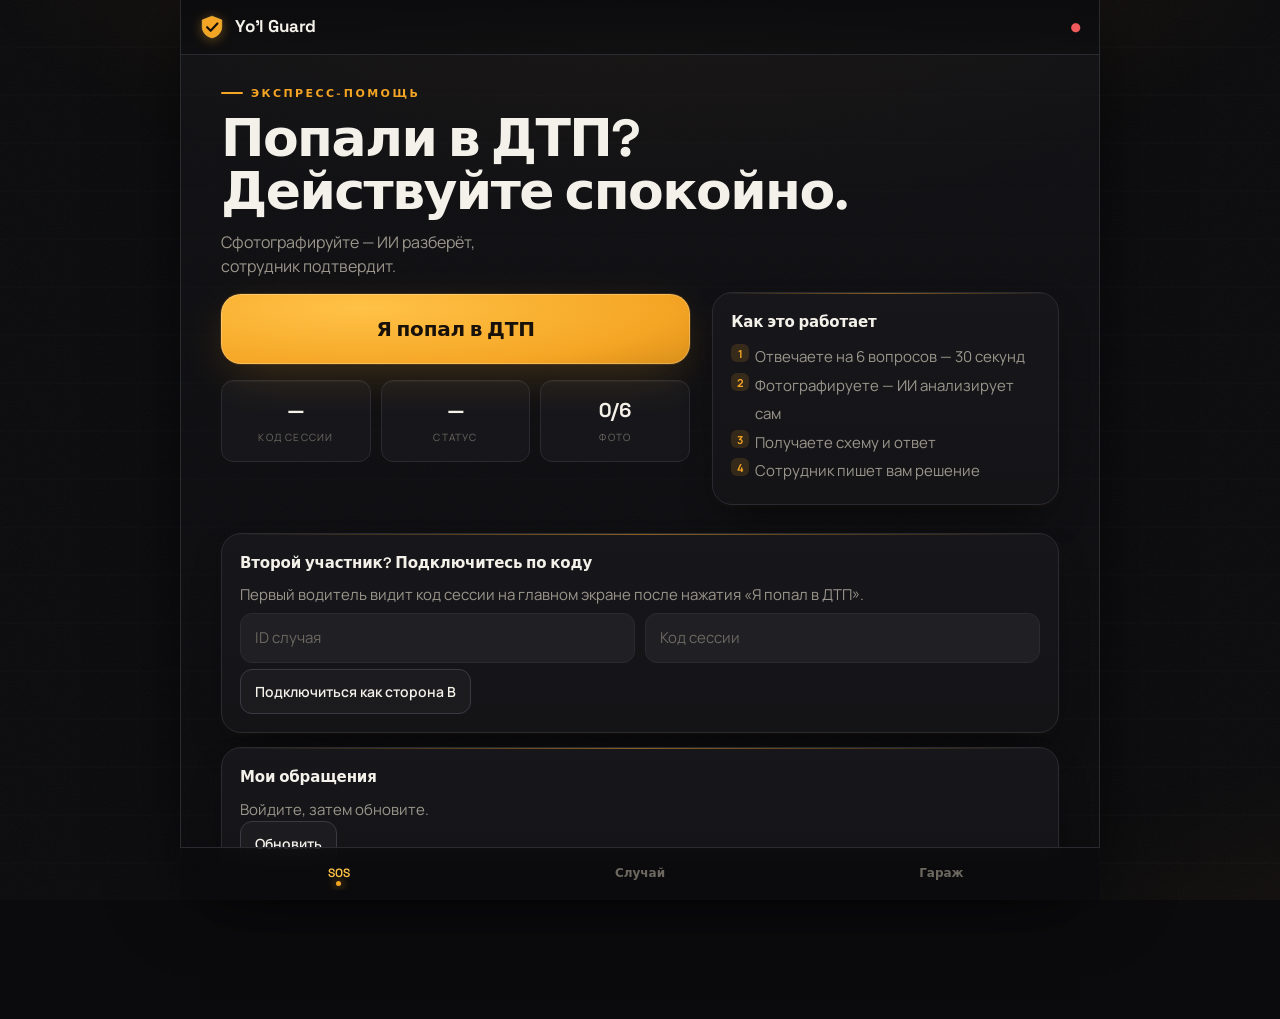
<file: frontend/index.html>
<!doctype html>
<html lang="ru">
<head>
<meta charset="utf-8"/>
<meta name="viewport" content="width=device-width,initial-scale=1,viewport-fit=cover"/>
<meta name="theme-color" content="#0b0b0d"/>
<meta name="description" content="Yo'l Guard — ассистент при ДТП: фото, разбор ИИ, Европротокол."/>
<title>Yo'l Guard — ассистент при ДТП</title>
<link rel="manifest" href="manifest.json"/>
<link rel="apple-touch-icon" href="icons/icon-180.png"/>
<link rel="preconnect" href="https://fonts.googleapis.com"/>
<link rel="preconnect" href="https://fonts.gstatic.com" crossorigin/>
<link rel="stylesheet" href="styles.css"/>
</head>
<body>
<div class="phone">
  <header class="topbar">
    <div class="brand">
      <svg class="shield" viewBox="0 0 48 48" fill="none" aria-hidden="true">
        <path d="M24 4 42 11v12c0 11-7.6 18.6-18 21C13.6 41.6 6 34 6 23V11L24 4Z" fill="#f5a524"/>
        <path d="M24 4 42 11v12c0 11-7.6 18.6-18 21C13.6 41.6 6 34 6 23V11L24 4Z" stroke="#ffc247" stroke-width="1.2"/>
        <path d="M15 24.5 21.5 31 34 17.5" stroke="#17110a" stroke-width="4" stroke-linecap="round" stroke-linejoin="round"/>
      </svg>
      <span>Yo'l Guard</span>
    </div>
    <div class="net" id="netDot" role="status" aria-live="polite" aria-label="Нет связи с сервером" title="Связь с сервером">●</div>
  </header>

  <main id="screens">
    <!-- HOME / SOS -->
    <section class="screen active" id="scr-home">
      <p class="kicker">Экспресс-помощь</p>
      <h1>Попали в ДТП?<br/>Действуйте спокойно.</h1>
      <p class="sub">Сфотографируйте — ИИ разберёт, сотрудник подтвердит.</p>
      <div class="desk">
      <div>
      <button class="sos" id="btnSos">Я попал в ДТП</button>
      <div class="row2">
        <div class="stat"><b id="stCode">—</b><span>код сессии</span></div>
        <div class="stat"><b id="stStatus">—</b><span>статус</span></div>
        <div class="stat"><b id="stComp">—</b><span>фото</span></div>
      </div>
      </div>
      <div class="card">
        <h3>Как это работает</h3>
        <ol class="steps">
          <li>Отвечаете на 6 вопросов — 30 секунд</li>
          <li>Фотографируете — ИИ анализирует сам</li>
          <li>Получаете схему и ответ</li>
          <li>Сотрудник пишет вам решение</li>
        </ol>
      </div>
      </div>
      <div class="card">
        <h3>Второй участник? Подключитесь по коду</h3>
        <p class="hint">Первый водитель видит код сессии на главном экране после нажатия «Я попал в ДТП».</p>
        <div class="frow">
          <input id="joinId" placeholder="ID случая" inputmode="numeric"/>
          <input id="joinCode" placeholder="Код сессии" autocapitalize="characters"/>
        </div>
        <button class="ghost" id="btnJoin">Подключиться как сторона B</button>
      </div>
      <div class="card">
        <h3 id="mineH">Мои обращения</h3>
        <div id="mineList"><p class="hint" id="mineEmpty">Войдите, затем обновите.</p></div>
        <button class="ghost" id="btnMine">Обновить</button>
      </div>
    </section>

    <!-- WIZARD -->
    <section class="screen" id="scr-case">
      <p class="kicker">Шаг <span id="wStep">1</span> из 4</p>
      <h2 id="wTitle">Проверка eligibility</h2>
      <div class="wpage active" id="w1">
        <label class="check"><input type="checkbox" id="cInj"/><span>Есть пострадавшие</span></label>
        <label class="check"><input type="checkbox" id="cPed"/><span>Участвует пешеход</span></label>
        <label class="check"><input type="checkbox" id="cResp" checked/><span>Один водитель признал вину</span></label>
        <label class="check"><input type="checkbox" id="cDocs" checked/><span>Страховка и документы у обоих в порядке</span></label>
        <label class="check"><input type="checkbox" id="cSober" checked/><span>Оба трезвы</span></label>
        <label class="check"><input type="checkbox" id="cAgreed" checked/><span>Согласны по списку повреждений</span></label>
        <label class="fine" for="cInjCount">Сколько пострадавших (0 — нет)</label>
        <input type="number" id="cInjCount" min="0" max="50" value="0" inputmode="numeric"/>
        <label class="fine" for="cImpact">По какой части пришёлся удар</label>
        <select id="cImpact">
          <option value="">— не указано —</option>
          <option>Передний бампер</option>
          <option>Задний бампер</option>
          <option>Левый бок</option>
          <option>Правый бок</option>
          <option>Капот / перёд</option>
          <option>Багажник / зад</option>
          <option>Крыша</option>
          <option>Несколько зон</option>
        </select>
        <label class="fine" for="cComment">Комментарий (необязательно)</label>
        <input type="text" id="cComment" maxlength="1000" placeholder="Напр.: выехал с второстепенной…"/>
        <button class="primary" id="btnTriage">Проверить</button>
        <div class="verdict" id="triageOut">Пока не проверено</div>
      </div>
      <div class="wpage" id="w2">
        <div class="progress" role="progressbar" aria-label="Прогресс фотофиксации" aria-valuemin="0" aria-valuemax="6" aria-valuenow="0"><i id="evBar"></i></div>
        <p class="hint" id="evHint">Добавьте 6 фото по списку</p>
        <div class="chips" id="evChips"></div>
        <label class="camera" for="camInput">Сфотографировать</label>
        <input type="file" id="camInput" accept="image/*" capture="environment" hidden/>
        <div class="thumbs" id="thumbs"></div>
        <p class="fine" id="evQueue" aria-live="polite"></p>
        <div class="frow">
          <label class="camera ghost" for="vidInput" style="text-align:center">🎥 Видео места</label>
          <button class="ghost" id="btnRec">🎙 Голосовая заметка</button>
        </div>
        <input type="file" id="vidInput" accept="video/*" capture="environment" hidden/>
        <div class="frow">
          <select id="evKind">
            <option value="scene_overview">Общий план места</option>
            <option value="both_vehicles">Оба авто в кадре</option>
            <option value="plate_a">Номер авто A</option>
            <option value="plate_b">Номер авто B</option>
            <option value="road_marking">Разметка и знаки</option>
            <option value="damage_close">Повреждение крупно</option>
          </select>
          <button class="ghost" id="btnEv" title="Только для демо без камеры: настоящие фото — через «Сфотографировать»">Демо-метка (без фото)</button>
        </div>
      </div>
      <div class="wpage" id="w3">
        <div id="aiBox" class="svgbox" role="status" aria-live="polite">ИИ анализирует фото...</div>
        <button class="ghost small" id="aiRetry" style="display:none">Повторить анализ</button>
        <div class="verdict" id="aiText" style="display:none"></div>
        <div id="svgBox" class="svgbox">Ваш черновик схемы</div>
        <button class="ghost" id="btnDiagram">Собрать черновик схемы</button>
        <p class="fine">Черновик. Факт подтверждаете вы и специалист.</p>
        <button class="ghost" id="btnConfirm">Я подтверждаю схему</button>
      </div>
      <div class="wpage" id="w4">
        <h3>Ответ сотрудника</h3>
        <div id="msgList"><p class="hint">Пока тихо. Ответ появится здесь.</p></div>
        <div class="qreplies">
          <button class="ghost" id="btnAck">Понял, жду</button>
          <button class="ghost" id="btnHelp">Нужна помощь</button>
        </div>
        <p class="fine">Пакет для страховой собирает сотрудник в рабочей панели — он придёт следующим сообщением.</p>
      </div>
      <div class="wpager">
        <button class="ghost" id="wPrev">Назад</button>
        <button class="ghost" id="wNext">Далее</button>
      </div>
    </section>

    <!-- GARAGE -->
    <section class="screen" id="scr-garage">
      <p class="kicker">Мой автомобиль</p>
      <h2>Гараж</h2>
      <div class="card">
        <input id="gPlate" placeholder="Госномер · 01A777AA"/>
        <div class="frow">
          <input id="gMake" placeholder="Марка"/>
          <input id="gModel" placeholder="Модель"/>
        </div>
        <button class="primary" id="btnVehicle">Сохранить авто</button>
        <pre id="vehOut">—</pre>
      </div>
      <div class="card">
        <h3>Сервер API</h3>
        <input id="gApi" placeholder="http://127.0.0.1:8002/api/v1"/>
        <button class="ghost" id="btnApi">Сохранить адрес</button>
      </div>
      <div class="card">
        <h3>Вход</h3>
        <input id="gPhone" placeholder="+99890…" autocomplete="tel"/>
        <input id="gPw" type="password" placeholder="Пароль" autocomplete="current-password"/>
        <button class="ghost" id="btnLogin">Войти</button>
      </div>
      <div class="card">
        <h3>Уведомления</h3>
        <p class="hint">Push о вердикте и сообщениях вместо опроса. Нужны HTTPS или localhost.</p>
        <p class="fine" id="pushState" aria-live="polite"></p>
        <button class="ghost" id="btnPush">Включить уведомления</button>
      </div>
      <div class="card">
        <h3>Язык / Til / Language</h3>
        <div class="frow">
          <button class="ghost langBtn" data-lang="ru">Русский</button>
          <button class="ghost langBtn" data-lang="uz">O‘zbek</button>
          <button class="ghost langBtn" data-lang="en">English</button>
        </div>
      </div>
    </section>
  </main>

  <nav class="tabbar" role="tablist" aria-label="Разделы">
    <button class="tab active" role="tab" aria-selected="true" data-s="scr-home">SOS</button>
    <button class="tab" role="tab" aria-selected="false" data-s="scr-case">Случай</button>
    <button class="tab" role="tab" aria-selected="false" data-s="scr-garage">Гараж</button>
  </nav>
</div>
<div id="toast" role="status" aria-live="polite"></div>
<script src="app.js" defer></script>
<script src="i18n.js" defer></script>
<script src="ui.js" defer></script>
</body>
</html>
</file>
<file: frontend/styles.css>
/* ============================================================
   Yo'l Guard — road-night design system
   Warm off-black asphalt · single amber accent · zero AI-gradient
   Pure CSS/JS. All IDs/classes used by app.js are preserved.
   ============================================================ */
@import url('https://fonts.googleapis.com/css2?family=Space+Grotesk:wght@500;600;700&family=Manrope:wght@400;500;600;700&display=swap');

:root{
  --bg:#0b0b0d; --bg-2:#141417; --surface:#17171b; --surface-2:#1f1f24;
  --line:#2a2a31; --line-2:#3a3a42;
  --text:#f4f1ea; --muted:#9b968c; --faint:#6c6860;
  --accent:#f5a524; --accent-hi:#ffc247; --accent-deep:#b9770f; --accent-ink:#17110a;
  --ok:#38c99a; --bad:#ef5a5a;
  --radius:20px; --radius-sm:12px;
  --font-d:"Space Grotesk",system-ui,sans-serif;
  --font-b:"Manrope",system-ui,-apple-system,"Segoe UI",sans-serif;
  --shadow:0 18px 40px -18px rgba(0,0,0,.8),0 3px 10px -4px rgba(245,165,36,.10);
  --glow:0 0 0 1px rgba(245,165,36,.14),0 14px 50px -12px rgba(245,165,36,.28);
  --ease:cubic-bezier(.16,1,.3,1);
}
*{box-sizing:border-box;margin:0}
html,body{height:100%}
body{
  background:var(--bg);color:var(--text);
  font-family:var(--font-b);font-size:15px;line-height:1.5;
  -webkit-font-smoothing:antialiased;text-rendering:optimizeLegibility;
  display:flex;justify-content:center;min-height:100dvh;overflow-x:hidden;
}
/* grain + ambient road-night light, no blue/purple */
body::before{
  content:"";position:fixed;inset:0;z-index:0;pointer-events:none;
  background:
    radial-gradient(90% 55% at 50% -8%,rgba(245,165,36,.10),transparent 60%),
    radial-gradient(70% 50% at 110% 110%,rgba(245,165,36,.05),transparent 55%),
    repeating-linear-gradient(180deg,transparent 0 46px,rgba(255,255,255,.012) 46px 48px);
}
body::after{
  content:"";position:fixed;inset:0;z-index:0;pointer-events:none;opacity:.045;
  background-image:url("data:image/svg+xml,%3Csvg xmlns='http://www.w3.org/2000/svg' width='140' height='140'%3E%3Cfilter id='n'%3E%3CfeTurbulence type='fractalNoise' baseFrequency='.9' numOctaves='2'/%3E%3C/filter%3E%3Crect width='100%25' height='100%25' filter='url(%23n)'/%3E%3C/svg%3E");
}
::selection{background:rgba(245,165,36,.3);color:#fff}
::-webkit-scrollbar{width:10px;height:10px}
::-webkit-scrollbar-thumb{background:var(--line-2);border-radius:99px;border:3px solid var(--bg)}

.phone{
  position:relative;z-index:1;width:100%;max-width:460px;min-height:100dvh;
  display:flex;flex-direction:column;
  background:linear-gradient(180deg,rgba(23,23,27,.6),rgba(11,11,13,.2));
  border-inline:1px solid var(--line);
  box-shadow:0 0 80px -20px rgba(0,0,0,.9);
}
.topbar{
  position:sticky;top:0;z-index:20;display:flex;justify-content:space-between;align-items:center;
  padding:14px 18px;height:62px;
  background:linear-gradient(180deg,rgba(11,11,13,.92),rgba(11,11,13,.55));
  backdrop-filter:blur(14px);-webkit-backdrop-filter:blur(14px);
  border-bottom:1px solid var(--line);
}
.brand{display:flex;gap:10px;align-items:center;font-family:var(--font-d);font-weight:700;font-size:17px;letter-spacing:-.01em}
.brand .shield{width:26px;height:26px;filter:drop-shadow(0 2px 6px rgba(245,165,36,.4))}
.mark{display:none}
.net{font-size:12px;color:var(--bad);transition:color .4s}
.net.on{color:var(--ok)}
.net.on::after{content:"";position:absolute;width:10px;height:10px;margin:-11px 0 0 -14px;border-radius:99px;background:var(--ok);opacity:.5;animation:ping 1.8s var(--ease) infinite}
@keyframes ping{0%{transform:scale(1);opacity:.5}70%,100%{transform:scale(3.4);opacity:0}}

main{flex:1;padding:8px 18px 110px;position:relative}
.screen{display:none}
.screen.active{display:block}
.screen.active>*{opacity:0;animation:rise .55s var(--ease) forwards}
.screen.active>*:nth-child(1){animation-delay:.02s}
.screen.active>*:nth-child(2){animation-delay:.07s}
.screen.active>*:nth-child(3){animation-delay:.12s}
.screen.active>*:nth-child(4){animation-delay:.17s}
.screen.active>*:nth-child(5){animation-delay:.22s}
.screen.active>*:nth-child(n+6){animation-delay:.27s}
@keyframes rise{from{opacity:0;transform:translateY(16px)}to{opacity:1;transform:none}}

/* ---------- typography ---------- */
.kicker{font-family:var(--font-d);color:var(--accent);font-size:11px;font-weight:600;
  letter-spacing:.22em;text-transform:uppercase;margin:18px 0 10px;display:flex;align-items:center;gap:8px}
.kicker::before{content:"";width:22px;height:2px;background:var(--accent);border-radius:2px}
h1{font-family:var(--font-d);font-size:38px;line-height:1.02;letter-spacing:-.03em;font-weight:700;margin-bottom:12px;text-wrap:balance}
h2{font-family:var(--font-d);font-size:28px;line-height:1.08;letter-spacing:-.02em;font-weight:700;margin-bottom:10px}
h3{font-family:var(--font-d);font-size:15px;font-weight:600;letter-spacing:-.01em;margin-bottom:10px}
.sub{color:var(--muted);font-size:16px;max-width:34ch;text-wrap:pretty}
.hint,.fine{color:var(--muted);line-height:1.5}
.fine{font-size:12px;display:block;margin:12px 0 2px;color:var(--faint)}
b,strong{font-weight:700}

/* ---------- SOS ---------- */
.sos{
  position:relative;width:100%;padding:22px;margin:16px 0;border:0;cursor:pointer;
  border-radius:var(--radius);font-family:var(--font-d);font-size:20px;font-weight:700;letter-spacing:-.01em;
  color:var(--accent-ink);
  background:radial-gradient(120% 160% at 30% 20%,var(--accent-hi),var(--accent) 55%,var(--accent-deep));
  box-shadow:var(--glow);transition:transform .18s var(--ease),box-shadow .3s}
.sos::after{content:"";position:absolute;inset:0;border-radius:inherit;border:1px solid rgba(255,255,255,.25);
  box-shadow:0 0 0 0 rgba(245,165,36,.5);animation:sospulse 2.6s var(--ease) infinite}
@keyframes sospulse{0%{box-shadow:0 0 0 0 rgba(245,165,36,.45)}70%,100%{box-shadow:0 0 0 22px rgba(245,165,36,0)}}
.sos:hover{transform:translateY(-2px)}
.sos:active{transform:scale(.97)}

/* ---------- stat tiles ---------- */
.row2{display:grid;grid-template-columns:repeat(3,1fr);gap:10px;margin-bottom:14px}
.stat{background:var(--surface);border:1px solid var(--line);border-radius:var(--radius-sm);
  padding:14px 10px;text-align:center;box-shadow:inset 0 1px 0 rgba(255,255,255,.04);transition:transform .2s var(--ease),border-color .2s}
.stat:hover{transform:translateY(-2px);border-color:var(--line-2)}
.stat b{display:block;font-family:var(--font-d);font-size:20px;font-weight:700;font-variant-numeric:tabular-nums}
.stat span{color:var(--faint);font-size:10px;text-transform:uppercase;letter-spacing:.12em}

/* ---------- cards ---------- */
.card{position:relative;background:linear-gradient(180deg,var(--surface),var(--bg-2));
  border:1px solid var(--line);border-radius:var(--radius);padding:18px;margin:14px 0;
  box-shadow:var(--shadow);overflow:hidden}
.card::before{content:"";position:absolute;inset:0 0 auto 0;height:1px;
  background:linear-gradient(90deg,transparent,rgba(245,165,36,.5),transparent)}
.steps{margin:0;padding-left:20px;color:var(--muted);line-height:1.9;counter-reset:s;list-style:none}
.steps li{position:relative;padding-left:4px}
.steps li::before{counter-increment:s;content:counter(s);position:absolute;left:-20px;top:1px;
  width:18px;height:18px;border-radius:6px;background:rgba(245,165,36,.14);color:var(--accent);
  font-size:11px;font-weight:700;display:grid;place-items:center}

/* ---------- buttons ---------- */
.primary{width:100%;padding:15px;border:0;border-radius:14px;cursor:pointer;margin-top:12px;
  font-family:var(--font-d);font-weight:700;font-size:15px;color:var(--accent-ink);
  background:linear-gradient(180deg,var(--accent-hi),var(--accent));
  box-shadow:0 10px 24px -10px rgba(245,165,36,.6);transition:transform .16s var(--ease),box-shadow .25s,filter .2s}
.primary:hover{filter:brightness(1.05);box-shadow:0 14px 30px -10px rgba(245,165,36,.75)}
.primary:active{transform:scale(.98)}
.ghost{background:rgba(255,255,255,.03);border:1px solid var(--line-2);color:var(--text);
  border-radius:12px;padding:12px 14px;cursor:pointer;font-family:var(--font-b);font-weight:600;font-size:14px;
  transition:background .2s,border-color .2s,transform .16s var(--ease)}
.ghost:hover{background:rgba(245,165,36,.08);border-color:var(--accent)}
.ghost:active{transform:scale(.97)}
.ghost.small{padding:8px 10px;font-size:13px;color:var(--muted);flex:0 0 auto}
.primary.alt{background:rgba(245,165,36,.1);color:var(--accent-hi);border:1px solid var(--accent);box-shadow:none}
button:focus-visible,input:focus-visible,select:focus-visible,a:focus-visible{outline:2px solid var(--accent);outline-offset:2px}

/* ---------- inputs ---------- */
input,select{width:100%;background:var(--surface-2);border:1px solid var(--line);color:var(--text);
  border-radius:12px;padding:13px 14px;margin:6px 0;font:inherit;transition:border-color .2s,box-shadow .2s}
input::placeholder{color:var(--faint)}
input:focus,select:focus{outline:none;border-color:var(--accent);box-shadow:0 0 0 3px rgba(245,165,36,.14)}
.frow{display:flex;gap:10px}
.frow>*{flex:1;min-width:0}

/* ---------- custom check rows ---------- */
.check{display:flex;gap:12px;align-items:center;background:var(--surface);border:1px solid var(--line);
  border-radius:14px;padding:13px 14px;margin:9px 0;cursor:pointer;transition:border-color .2s,background .2s;user-select:none}
.check:hover{border-color:var(--line-2)}
.check:has(input:checked){border-color:var(--accent);background:rgba(245,165,36,.07)}
.check input{appearance:none;-webkit-appearance:none;width:22px;height:22px;flex:0 0 auto;margin:0;
  border:2px solid var(--line-2);border-radius:7px;cursor:pointer;position:relative;transition:border-color .2s,background .2s}
.check input:checked{background:var(--accent);border-color:var(--accent)}
.check input:checked::after{content:"";position:absolute;left:6px;top:2px;width:5px;height:10px;
  border:solid var(--accent-ink);border-width:0 2.5px 2.5px 0;transform:rotate(45deg)}
.check span{font-size:14px}

/* ---------- wizard ---------- */
.wpage{display:none}
.wpage.active{display:block;animation:rise .5s var(--ease) forwards}
.wpager{display:flex;gap:10px;margin-top:18px}
.wpager .ghost{flex:1}
.progress{height:8px;background:var(--surface-2);border-radius:99px;overflow:hidden;margin:10px 0;border:1px solid var(--line)}
.progress i{display:block;height:100%;width:0;border-radius:99px;
  background:linear-gradient(90deg,var(--accent-deep),var(--accent-hi));transition:width .6s var(--ease);
  box-shadow:0 0 12px rgba(245,165,36,.6)}

/* ---------- chips (evidence checklist) ---------- */
.chips{display:flex;flex-wrap:wrap;gap:7px;margin:10px 0}
.chip{font-size:12px;font-weight:600;padding:7px 12px;border-radius:10px;border:1px solid var(--line-2);
  color:var(--muted);display:inline-flex;align-items:center;gap:6px;transition:all .25s var(--ease)}
.chip::before{content:"";width:6px;height:6px;border-radius:99px;background:var(--faint);transition:all .25s}
.chip.done{border-color:var(--ok);color:var(--ok);background:rgba(56,201,154,.08)}
.chip.done::before{background:var(--ok);box-shadow:0 0 8px var(--ok)}

/* ---------- camera + thumbs ---------- */
.camera{display:block;text-align:center;padding:22px;border-radius:14px;cursor:pointer;margin:10px 0;
  background:rgba(245,165,36,.05);border:1.5px dashed var(--accent);color:var(--accent-hi);
  font-family:var(--font-d);font-weight:600;transition:background .2s,transform .16s var(--ease)}
.camera:hover{background:rgba(245,165,36,.12)}
.camera:active{transform:scale(.98)}
.thumbs{display:flex;gap:8px;flex-wrap:wrap;margin:10px 0}
.thumbs a{line-height:0}
.thumbs img{width:76px;height:76px;object-fit:cover;border-radius:12px;border:1px solid var(--line-2);
  transition:transform .2s var(--ease),border-color .2s}
.thumbs img:hover{transform:scale(1.06);border-color:var(--accent)}

/* ---------- verdict / AI ---------- */
.verdict{position:relative;margin:12px 0;padding:14px 14px 14px 18px;border-radius:14px;line-height:1.55;
  background:var(--surface);border:1px solid var(--line)}
.verdict::before{content:"";position:absolute;left:0;top:10px;bottom:10px;width:4px;border-radius:4px;background:var(--muted)}
.verdict.green::before{background:var(--ok)} .verdict.green{border-color:rgba(56,201,154,.4)}
.verdict.red::before{background:var(--bad)} .verdict.red{border-color:rgba(239,90,90,.4)}
.svgbox{background:#0e0e11;border:1px solid var(--line);border-radius:14px;min-height:160px;
  display:flex;align-items:center;justify-content:center;color:var(--faint);overflow:hidden;margin:10px 0;padding:8px}
.svgbox svg{width:100%;height:auto}
.ai-svg{background:#0e0e11;border:1px solid var(--line);border-radius:14px;padding:8px;margin:10px 0;overflow:hidden}
.ai-svg svg{width:100%;height:auto;display:block}
.ai-desc{line-height:1.6;white-space:pre-wrap}
.ai-actions{margin:8px 0;padding-left:18px;line-height:1.7}

/* ---------- messages ---------- */
.msg{position:relative;background:var(--surface);border:1px solid var(--line);border-radius:14px;
  padding:11px 13px;margin:8px 0;line-height:1.5;animation:rise .4s var(--ease)}
.msg small{color:var(--faint);font-size:11px}
.msg.mine{border-color:var(--accent);background:rgba(245,165,36,.06)}
.qreplies{display:flex;gap:10px;margin-top:10px}
.qreplies .ghost{flex:1}
pre{background:#0a0a0c;border:1px solid var(--line);border-radius:12px;padding:12px;overflow:auto;
  font-size:12px;line-height:1.5;color:var(--muted);font-family:ui-monospace,"SF Mono",monospace}

/* ---------- admin ---------- */
.badge{display:inline-flex;align-items:center;font-size:10px;font-weight:800;padding:3px 9px;border-radius:7px;
  margin-right:6px;text-transform:uppercase;letter-spacing:.08em}
.badge.red{background:rgba(239,90,90,.16);color:#ff9a9a}
.badge.green{background:rgba(56,201,154,.16);color:#5fe0b6}
.badge.yellow{background:rgba(245,165,36,.16);color:var(--accent-hi)}
.arow{display:block;width:100%;text-align:left;background:var(--surface);border:1px solid var(--line);
  border-left:3px solid var(--line-2);border-radius:12px;padding:12px 14px;margin:9px 0;cursor:pointer;color:var(--text);
  transition:border-color .2s,transform .16s var(--ease),background .2s}
.arow:hover{background:var(--surface-2);transform:translateX(3px)}
.verdict-row{flex-wrap:wrap;margin-top:12px}
.verdict-row .primary{width:auto;flex:1;min-width:150px;margin-top:0}

/* ---------- tabbar ---------- */
.tabbar{position:fixed;bottom:0;left:50%;transform:translateX(-50%);width:100%;max-width:460px;z-index:30;
  display:grid;grid-template-columns:repeat(3,1fr);gap:4px;padding:8px 10px calc(10px + env(safe-area-inset-bottom));
  background:linear-gradient(0deg,var(--bg) 55%,rgba(11,11,13,.75));backdrop-filter:blur(16px);
  -webkit-backdrop-filter:blur(16px);border-top:1px solid var(--line)}
.tab{position:relative;background:none;border:0;cursor:pointer;color:var(--faint);font-family:var(--font-d);
  font-weight:600;font-size:12px;padding:9px 6px;border-radius:12px;transition:color .25s;overflow:hidden}
.tab::before{content:"";position:absolute;inset:auto 0 4px;margin:auto;width:5px;height:5px;border-radius:99px;
  background:var(--accent);opacity:0;transform:translateY(6px);transition:all .3s var(--ease)}
.tab.active{color:var(--accent-hi)}
.tab.active::before{opacity:1;transform:none;box-shadow:0 0 10px var(--accent)}
.tab:active{transform:scale(.94)}

/* ---------- reveal (ui.js) ---------- */
.reveal{opacity:0;transform:translateY(14px);transition:opacity .6s var(--ease),transform .6s var(--ease)}
.reveal.in{opacity:1;transform:none}

/* ---------- toast ---------- */
#toast{position:fixed;left:50%;bottom:calc(84px + env(safe-area-inset-bottom));transform:translateX(-50%) translateY(16px);
  max-width:min(420px,92vw);z-index:100;background:#232329;border:1px solid var(--line-2);color:var(--text);
  border-radius:14px;padding:12px 16px;font-size:14px;line-height:1.45;opacity:0;pointer-events:none;
  transition:opacity .3s var(--ease),transform .3s var(--ease);box-shadow:0 18px 40px -12px rgba(0,0,0,.85)}
#toast.show{opacity:1;transform:translateX(-50%)}

/* ---------- admin stats / filters / pager ---------- */
.stats{display:grid;grid-template-columns:repeat(3,1fr)}
.filters{margin:10px 0}
.filters select,.filters input{font-size:13px;padding:10px 12px}
.pager{margin:12px 0}
.skel{height:64px;border-radius:12px;margin:9px 0;border:1px solid var(--line);
  background:linear-gradient(90deg,var(--surface) 25%,var(--surface-2) 50%,var(--surface) 75%);
  background-size:200% 100%;animation:shimmer 1.4s linear infinite}
@keyframes shimmer{to{background-position:-200% 0}}

/* ---------- voice / video / lang ---------- */
#btnRec.rec{border-color:var(--bad);color:#ff9a9a;animation:recpulse 1.2s ease-in-out infinite}
@keyframes recpulse{50%{background:rgba(239,90,90,.15)}}
.thumbs video{width:160px;max-height:120px;border-radius:12px;border:1px solid var(--line-2);background:#000}
.chip audio{width:150px;height:28px;margin-left:6px;vertical-align:middle}
.langBtn.activeLang{border-color:var(--accent);color:var(--accent-hi);background:rgba(245,165,36,.08)}

/* ---------- busy / disabled ---------- */button:disabled{opacity:.55;cursor:wait}
.primary.busy,.ghost.busy{position:relative;color:transparent!important}
.primary.busy::after,.ghost.busy::after{content:"";position:absolute;left:50%;top:50%;
  width:18px;height:18px;margin:-9px 0 0 -9px;border-radius:50%;
  border:2px solid rgba(255,255,255,.35);border-top-color:#fff;animation:spin .7s linear infinite}
@keyframes spin{to{transform:rotate(360deg)}}

/* ---------- desktop ---------- */
@media (min-width:920px){
  .phone,.tabbar{max-width:920px}
  main{padding:12px 40px 120px}
  #scr-home .desk{display:grid;grid-template-columns:1.15fr .85fr;gap:22px;align-items:start}
  h1{font-size:52px}
  #scr-case .wpage.active{max-width:720px}
}
@media (prefers-reduced-motion:reduce){
  *{animation:none!important;transition-duration:.01ms!important}
  .screen.active>*{opacity:1}
}
</file>
